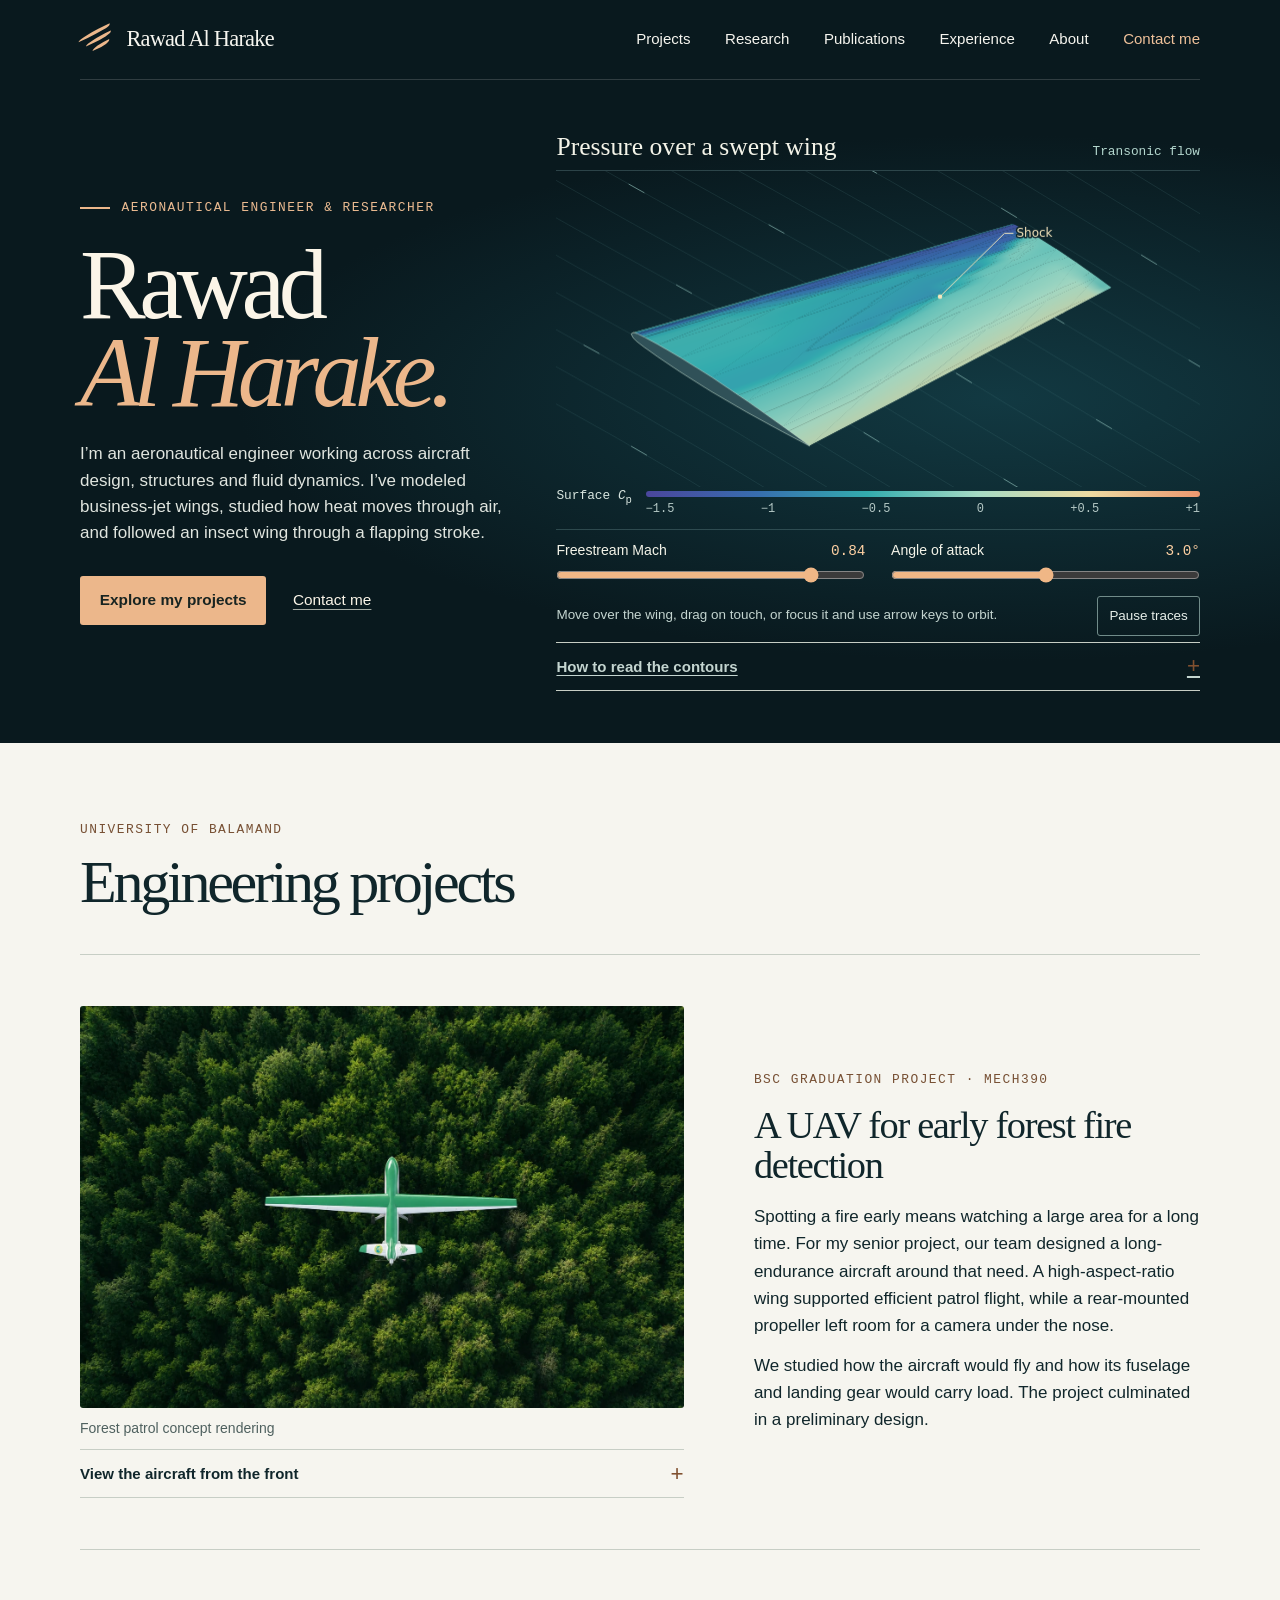
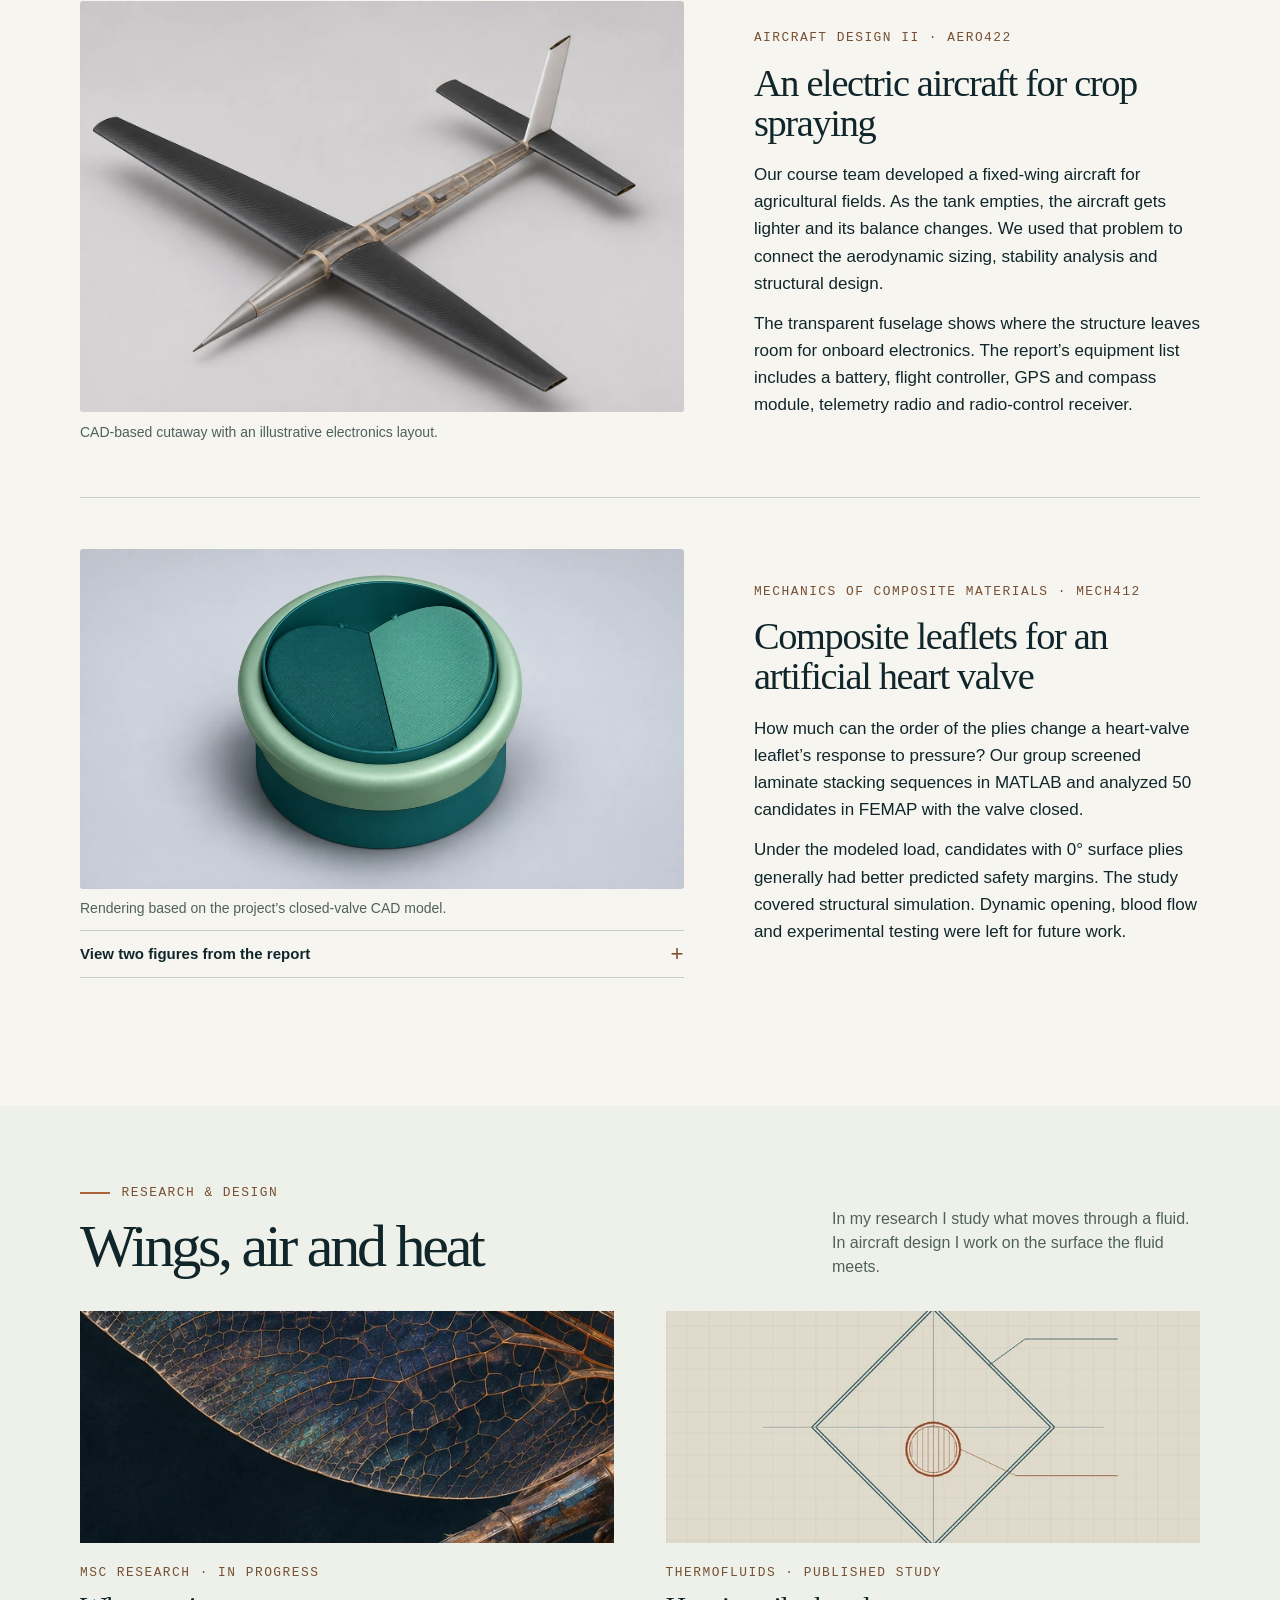
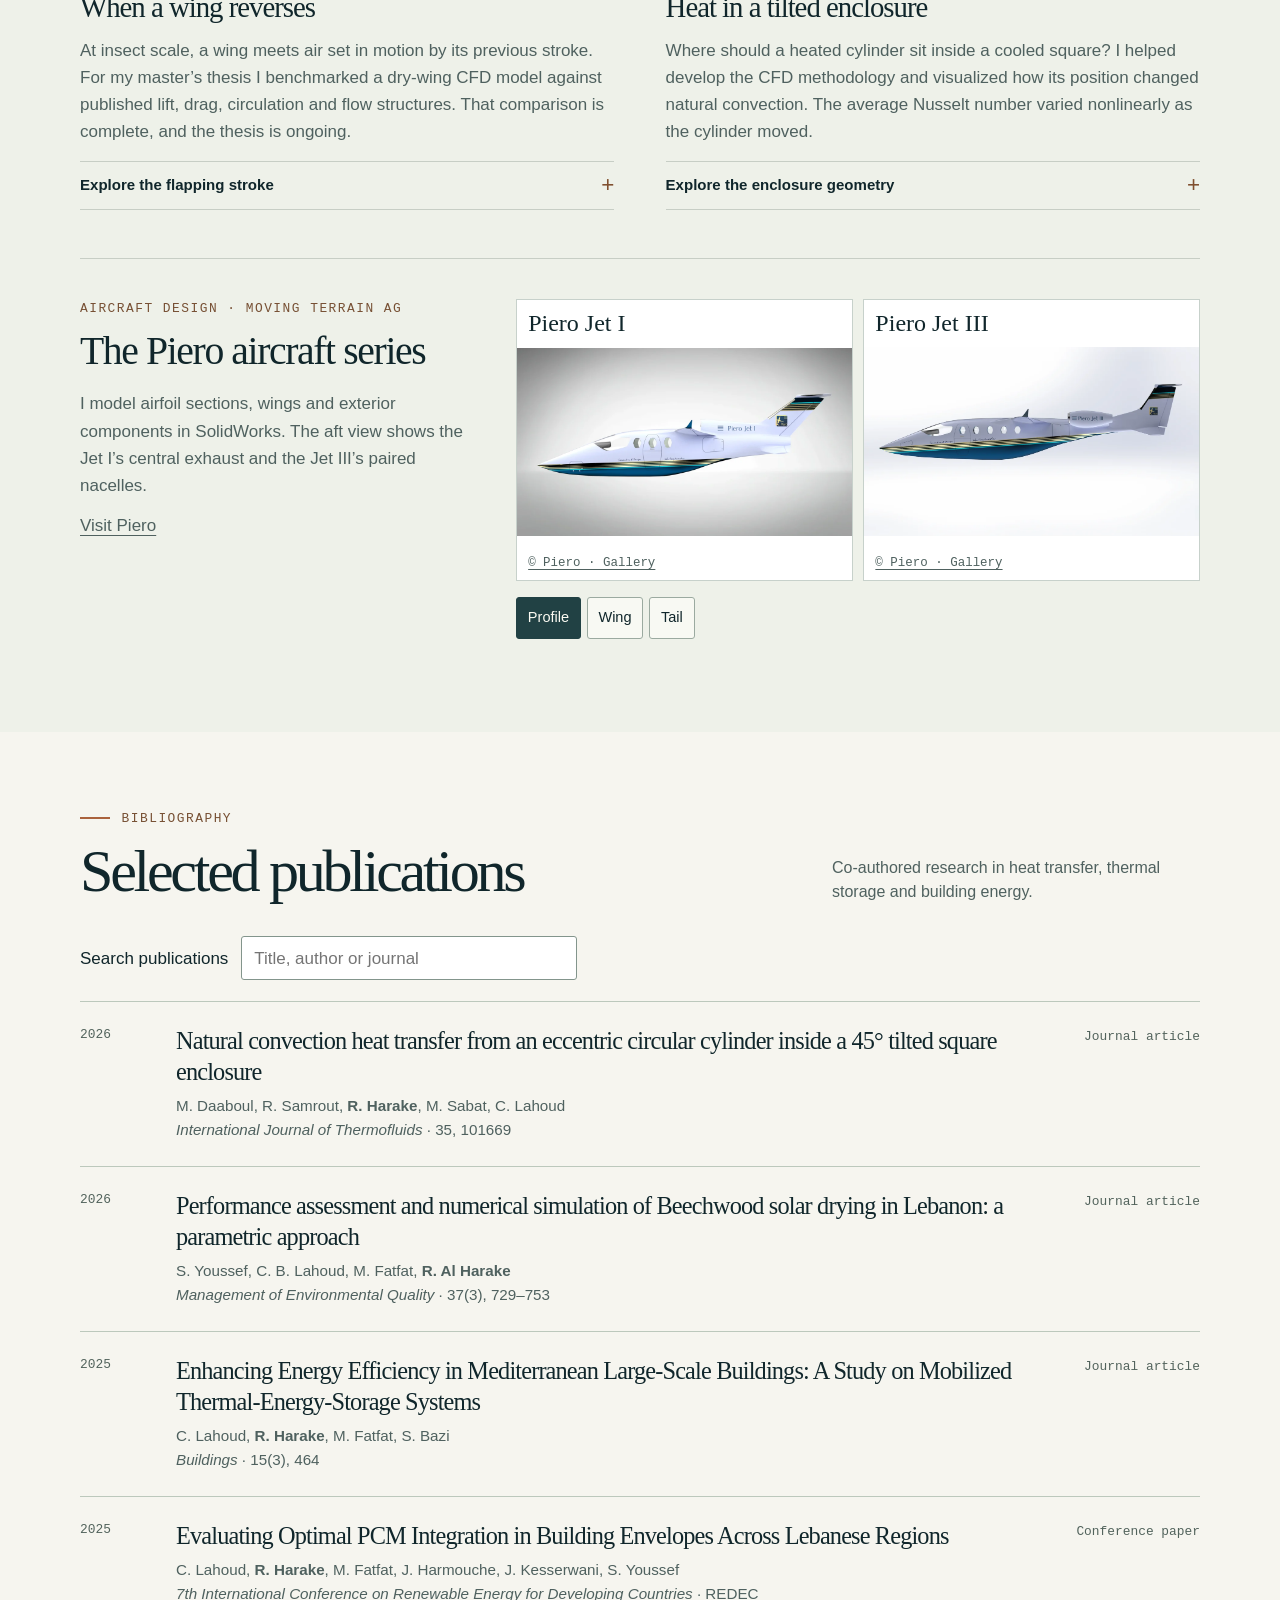
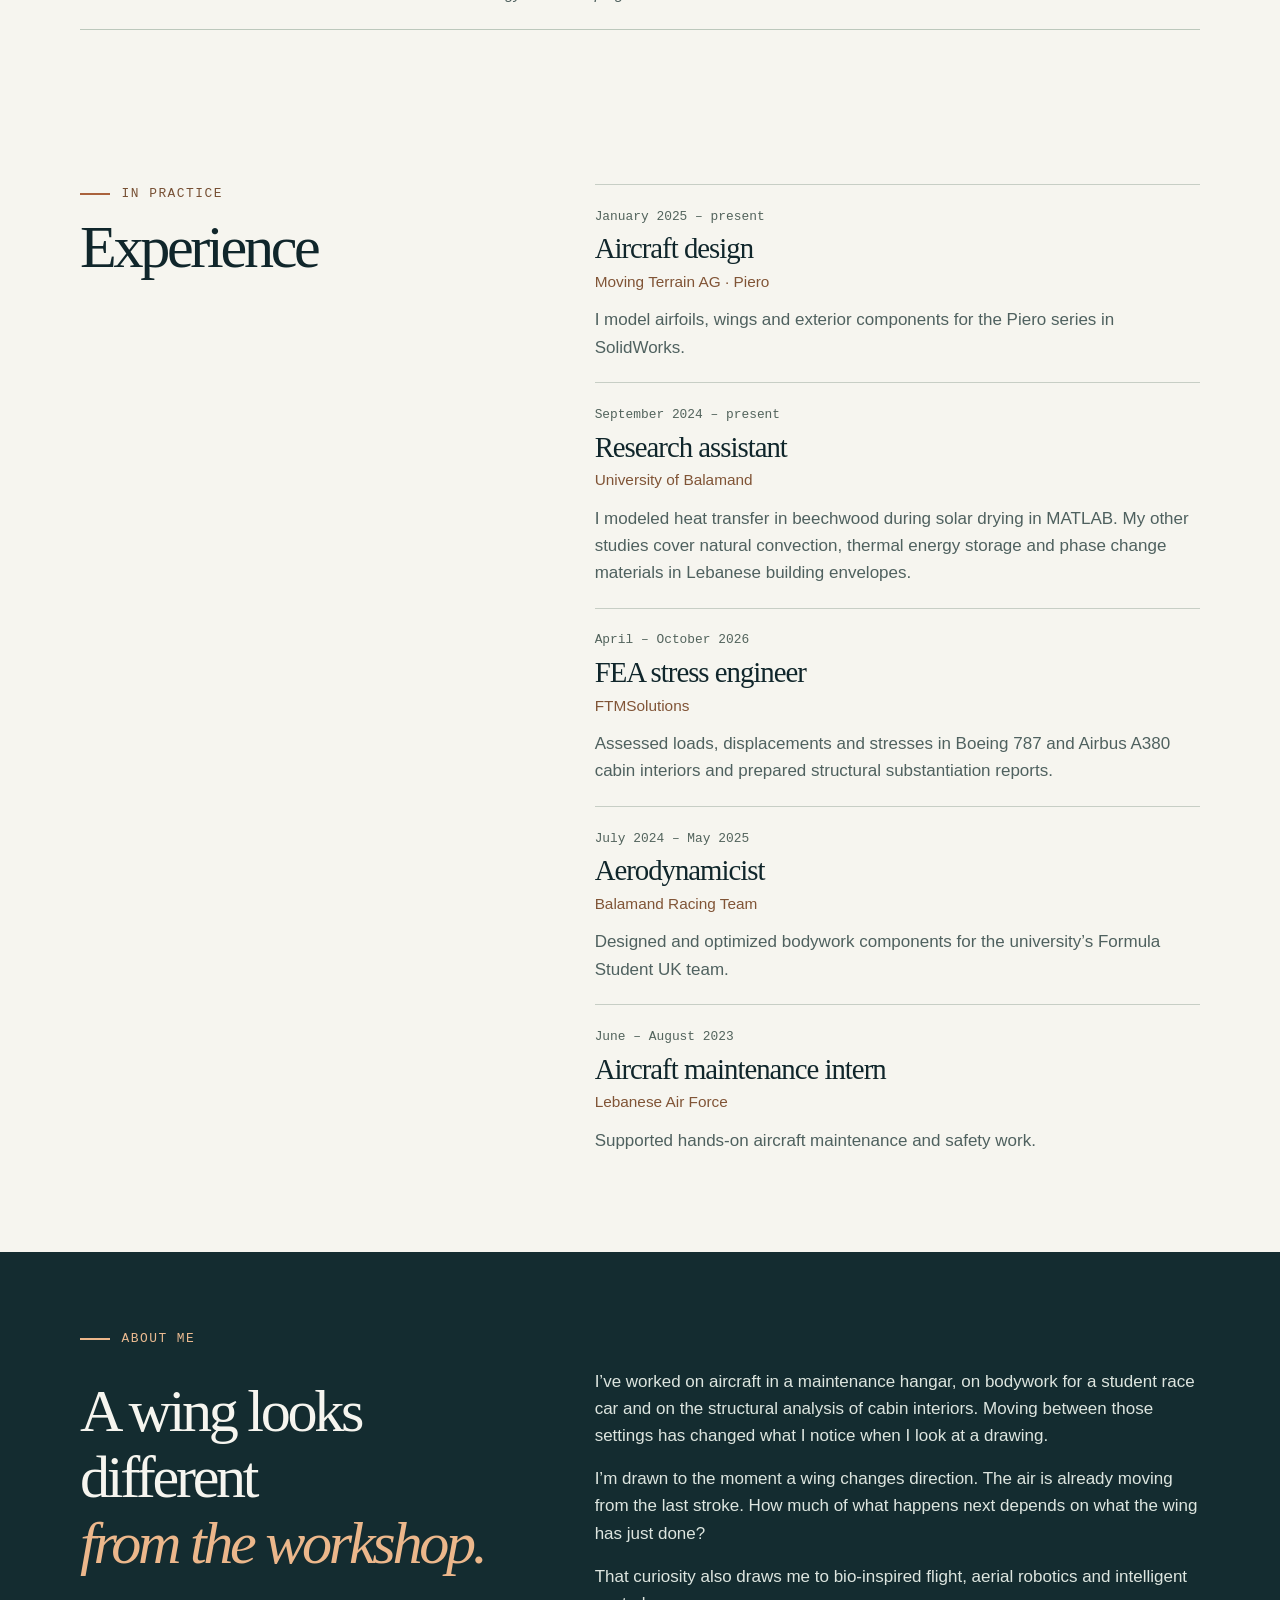
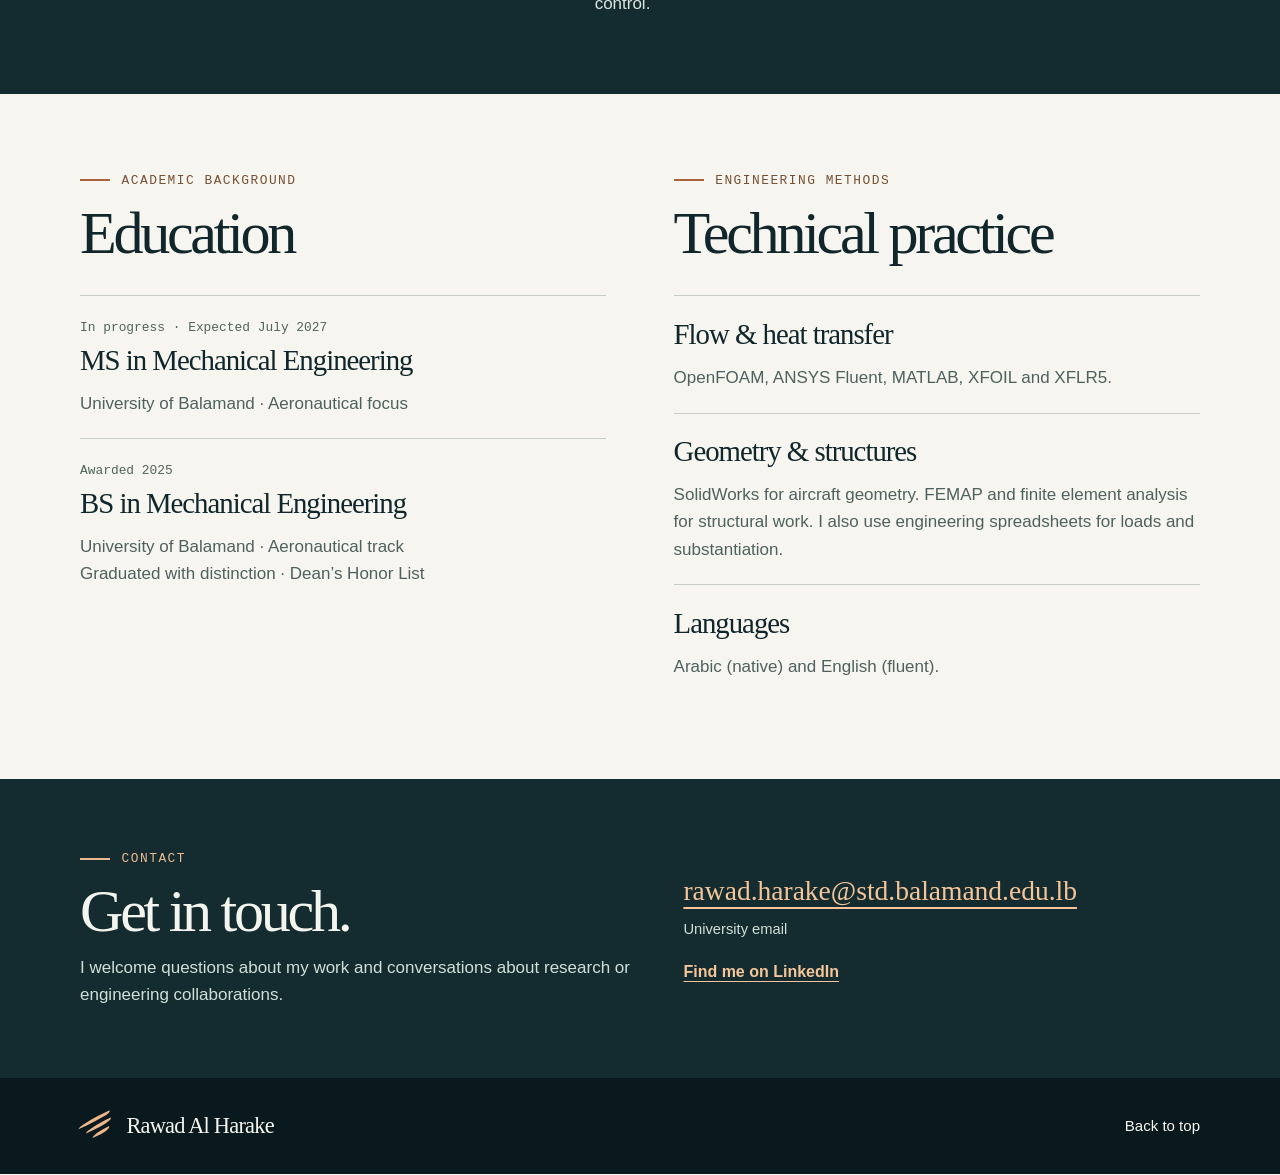
<file: docs/index.html>
<!doctype html>
<html lang="en">
<head>
<meta charset="utf-8">
<meta name="viewport" content="width=device-width, initial-scale=1">
<meta name="theme-color" content="#09191e">
<meta name="description" content="Rawad Al Harake’s work in aeronautical engineering, computational fluid dynamics and bio-inspired flight.">
<title>Rawad Al Harake · Aeronautical Engineering</title>
<link rel="icon" href="data:,">
<link rel="stylesheet" href="style.css?v=41456b69a449">
<script defer src="interaction.js?v=04c3d92393ed"></script>
<link rel="stylesheet" href="wing.css?v=7a7aaeff95e5">
<link rel="stylesheet" href="projects.css?v=362cf7dcc71e">
<script defer src="wing.js?v=c75b5a8169bd"></script>
</head>
<body>
<a class="skip" href="#main">Skip to content</a>
<header class="mast" id="top">
<div class="wrap navbar">
<a class="wordmark" href="#top"><span class="mark" aria-hidden="true"><i></i><i></i><i></i></span>Rawad Al Harake</a>
<nav aria-label="Main"><a href="#work">Projects</a><a href="#research">Research</a><a href="#publications">Publications</a><a href="#experience">Experience</a><a href="#about">About</a><a class="nav-contact" href="#contact">Contact me</a></nav>
</div>
</header>
<main id="main">
<section class="flight-cover" aria-labelledby="hero-title">
  <div class="wrap flight-layout">
    <div class="flight-intro">
      <p class="eyebrow pale"><i class="rule"></i>Aeronautical engineer &amp; researcher</p>
      <h1 id="hero-title">Rawad <br><em>Al Harake.</em></h1>
      <p class="intro">I’m an aeronautical engineer working across aircraft design, structures and fluid dynamics. I’ve modeled business-jet wings, studied how heat moves through air, and followed an insect wing through a flapping stroke.</p>
      <div class="actions"><a class="button" href="#work">Explore my projects</a><a class="text-link" href="#contact">Contact me</a></div>
    </div>
<figure class="aero-demo" aria-labelledby="aero-title">
  <figcaption class="aero-head"><strong id="aero-title">Pressure over a swept wing</strong><span class="aero-status" id="aero-regime">Transonic flow</span></figcaption>
  <div class="aero-stage">
    <img src="assets/wing-sections.webp" width="720" height="387" alt="Section lines through a swept wing." id="aero-fallback">
    <canvas id="aero-field" tabindex="0" hidden aria-label="Interactive upper-surface pressure map of a swept wing" aria-describedby="aero-help"></canvas>
  </div>
  <div class="aero-interactive" hidden>
    <div class="aero-scale" aria-label="Upper-surface pressure coefficient scale"><span>Surface <i>C</i><sub>p</sub></span><div><div class="aero-ramp"></div><div class="aero-ticks"><span>−1.5</span><span>−1</span><span>−0.5</span><span>0</span><span>+0.5</span><span>+1</span></div></div></div>
    <div class="aero-variables">
      <label>Freestream Mach <output for="aero-mach" id="aero-mach-out">0.84</output><input type="range" id="aero-mach" min="0" max="1" step="0.01" value="0.84"></label>
      <label>Angle of attack <output for="aero-alpha" id="aero-alpha-out">3.0°</output><input type="range" id="aero-alpha" min="-2" max="8" step="0.5" value="3"></label>
    </div>
    <div class="aero-tools"><span id="aero-help">Move over the wing, drag on touch, or focus it and use arrow keys to orbit.</span><button type="button" id="aero-motion">Pause traces</button></div>
    <details class="aero-method"><summary>How to read the contours</summary><p>Blue marks low surface pressure. Where blue changes abruptly to green, the flow compresses through a shock. At Mach 0.84 and about 3° incidence the map interpolates upper-surface pressure taps from the ONERA M6 wind-tunnel experiment. Other settings illustrate how the pattern can change. At rest, the pressure coefficient is undefined.</p><p><a href="https://www.grc.nasa.gov/WWW/wind/valid/m6wing/m6wing.html">ONERA M6 measurements at NASA Glenn</a> · <a href="https://www.nasa.gov/history/x1/x.html">NACA transonic flight measurements</a></p></details>
  </div>
</figure>

  </div>
</section>

<section id="work" class="wrap section university-projects" aria-labelledby="projects-title">
  <p class="eyebrow">University of Balamand</p>
  <h2 id="projects-title">Engineering projects</h2>
  <article class="university-project" id="wildfire-uav">
    <div class="project-visual">
      <figure>
        <img src="assets/wildfire-canopy.webp" width="1400" height="933" loading="lazy" alt="Overhead concept rendering of the green-and-white fixed-wing aircraft above a forest canopy.">
        <figcaption>Forest patrol concept rendering</figcaption>
      </figure>
      <details class="project-plates"><summary>View the aircraft from the front</summary>
        <figure><img src="assets/wildfire-hangar.webp" width="1400" height="933" loading="lazy" alt="Front-view rendering showing the aircraft’s long wing, landing gear and camera beneath the nose."><figcaption>The forward sensor mount and landing gear.</figcaption></figure>
      </details>
    </div>
    <div class="project-story">
      <p class="eyebrow">BSc graduation project · MECH390</p>
      <h3>A UAV for early forest fire detection</h3>
      <p>Spotting a fire early means watching a large area for a long time. For my senior project, our team designed a long-endurance aircraft around that need. A high-aspect-ratio wing supported efficient patrol flight, while a rear-mounted propeller left room for a camera under the nose.</p>
      <p>We studied how the aircraft would fly and how its fuselage and landing gear would carry load. The project culminated in a preliminary design.</p>
    </div>
  </article>
  <article class="university-project" id="agricultural-uav">
    <div class="project-visual">
      <figure>
        <img src="assets/agricultural-cutaway.webp" width="1400" height="953" loading="lazy" alt="Three-quarter cutaway render of the electric fixed-wing design with its transparent fuselage, internal frames and electronics.">
        <figcaption>CAD-based cutaway with an illustrative electronics layout.</figcaption>
      </figure>
    </div>
    <div class="project-story">
      <p class="eyebrow">Aircraft Design II · AERO422</p>
      <h3>An electric aircraft for crop spraying</h3>
      <p>Our course team developed a fixed-wing aircraft for agricultural fields. As the tank empties, the aircraft gets lighter and its balance changes. We used that problem to connect the aerodynamic sizing, stability analysis and structural design.</p>
      <p>The transparent fuselage shows where the structure leaves room for onboard electronics. The report’s equipment list includes a battery, flight controller, GPS and compass module, telemetry radio and radio-control receiver.</p>
    </div>
  </article>
  <article class="university-project" id="composite-valve">
    <div class="project-visual">
      <figure>
        <img src="assets/valve-render.webp" width="1100" height="619" loading="lazy" alt="Studio rendering of the closed two-leaflet valve, with two D-shaped leaves seated side by side inside a circular ring.">
        <figcaption>Rendering based on the project’s closed-valve CAD model.</figcaption>
      </figure>
      <details class="project-plates"><summary>View two figures from the report</summary>
        <figure><img src="assets/valve-leaflet-cad.webp" width="1042" height="412" loading="lazy" alt="Report figure showing the full valve CAD assembly, single leaflet and its midsurface for analysis."><figcaption>From the assembly to a single leaflet midsurface for FEMAP.</figcaption></figure>
        <figure><img src="assets/valve-layup-study.webp" width="800" height="512" loading="lazy" alt="Bar chart comparing predicted mean fatigue safety factors for candidates grouped by outer-ply orientation. The zero-degree group has the larger modelled margin."><figcaption>Effect of the outer-ply angle on predicted fatigue safety factor.</figcaption></figure>
      </details>
    </div>
    <div class="project-story">
      <p class="eyebrow">Mechanics of Composite Materials · MECH412</p>
      <h3>Composite leaflets for an artificial heart valve</h3>
      <p>How much can the order of the plies change a heart-valve leaflet’s response to pressure? Our group screened laminate stacking sequences in MATLAB and analyzed 50 candidates in FEMAP with the valve closed.</p>
      <p>Under the modeled load, candidates with 0° surface plies generally had better predicted safety margins. The study covered structural simulation. Dynamic opening, blood flow and experimental testing were left for future work.</p>
    </div>
  </article>
</section>

<section id="research" class="research-band"><div class="wrap section">
<div class="section-head"><div><p class="eyebrow"><i class="rule"></i>Research &amp; design</p><h2>Wings, air and heat</h2></div>
<p class="aside-copy">In my research I study what moves through a fluid. In aircraft design I work on the surface the fluid meets.</p></div>
<div class="research-pair">
<article class="study"><div class="thumb crop"><img loading="lazy" width="1536" height="1024" src="assets/dragonfly.webp" alt="Illustration of the fine veins in a dragonfly wing."></div>
<p class="eyebrow">MSc research · In progress</p><h3>When a wing reverses</h3><p>At insect scale, a wing meets air set in motion by its previous stroke. For my master’s thesis I benchmarked a dry-wing CFD model against published lift, drag, circulation and flow structures. That comparison is complete, and the thesis is ongoing.</p>
<details class="interactive-study"><summary>Explore the flapping stroke</summary><div class="research-demo"><p>A flapping wing sweeps out, slows at the end of the stroke and returns. Scrub through one cycle to see the same positions on the outward and return strokes.</p><div class="wing-drawing"><canvas id="stroke-canvas" width="720" height="310" role="img" aria-label="Schematic top view of a wing pivoting through a stroke"></canvas></div>
<div class="control-line"><label for="phase">Stroke phase</label><output for="phase" id="phase-out">0% · First reversal</output></div><input type="range" id="phase" min="0" max="100" value="0"><button class="work-btn" id="play" aria-pressed="false">Play stroke</button>
<p class="small">Illustrative motion. In my MSc, I benchmarked a dry-wing CFD model against published lift, drag, circulation and flow structure. The thesis is in progress. <a href="https://doi.org/10.1017/jfm.2024.680">Read the benchmark study</a></p></div></details></article>
<article class="study"><div class="thumb"><img loading="lazy" width="720" height="387" src="assets/enclosure.webp" alt="Heated cylinder inside a tilted square enclosure."></div><p class="eyebrow">Thermofluids · Published study</p><h3>Heat in a tilted enclosure</h3><p>Where should a heated cylinder sit inside a cooled square? I helped develop the CFD methodology and visualized how its position changed natural convection. The average Nusselt number varied nonlinearly as the cylinder moved.</p>
<details class="interactive-study"><summary>Explore the enclosure geometry</summary><div class="research-demo"><p>Move the heated cylinder inside the tilted enclosure. As it approaches a corner, the gap between the cylinder and the cooled walls narrows.</p>
<div class="apparatus" role="img" aria-label="A heated cylinder inside a square enclosure tilted by 45 degrees"><i class="wall"></i><i id="source-disc"></i></div><div class="control-line"><label for="offset">Cylinder position</label><output id="heat-out" for="offset">Centre</output></div><input type="range" id="offset" min="-2" max="2" value="0"><p class="small">This control illustrates the geometry. In the published simulations, the average Nusselt number varied nonlinearly with cylinder position. I contributed to the CFD methodology, data curation and visualization. <a href="https://doi.org/10.1016/j.ijft.2026.101669">Read our paper</a></p></div></details></article>
</div>
<article class="piero-design"><div><p class="eyebrow">Aircraft design · Moving Terrain AG</p><h3>The Piero aircraft series</h3><p>I model airfoil sections, wings and exterior components in SolidWorks. The aft view shows the Jet I’s central exhaust and the Jet III’s paired nacelles.</p><p><a href="https://piero.aero/">Visit Piero</a></p></div><div><div class="aircraft-views"><figure data-plane="i"><figcaption>Piero Jet I</figcaption><img src="assets/piero-profile.webp" alt="Piero Jet I, profile view from Piero’s gallery" data-angle-image="Profile"><img src="assets/piero-plan.webp" alt="Piero Jet I, wing view from Piero’s gallery" data-angle-image="Wing" hidden><img src="assets/piero-aft.webp" alt="Piero Jet I, tail view from Piero’s gallery" data-angle-image="Tail" hidden><a href="https://piero.aero/gallery/gallery-pji.html">© Piero · Gallery</a></figure><figure data-plane="iii"><figcaption>Piero Jet III</figcaption><img src="assets/piero-iii-profile.webp" alt="Piero Jet III, profile view from Piero’s gallery" data-angle-image="Profile"><img src="assets/piero-iii-wing.webp" alt="Piero Jet III, wing view from Piero’s gallery" data-angle-image="Wing" hidden><img src="assets/piero-iii-tail.webp" alt="Piero Jet III, tail view from Piero’s gallery" data-angle-image="Tail" hidden><a href="https://piero.aero/gallery/gallery-pjiii.html">© Piero · Gallery</a></figure></div><div class="seg" role="group" aria-label="Viewing angle"><button data-angle="Profile" aria-pressed="true">Profile</button><button data-angle="Wing" aria-pressed="false">Wing</button><button data-angle="Tail" aria-pressed="false">Tail</button></div></div></article>
</div></section>
<section id="publications" class="papers section"><div class="wrap"><div class="section-head"><div><p class="eyebrow"><i class="rule"></i>Bibliography</p><h2>Selected publications</h2></div><p class="aside-copy">Co-authored research in heat transfer, thermal storage and building energy.</p></div>
<div class="paper-search" hidden><label for="paper-search">Search publications</label><input id="paper-search" type="search" placeholder="Title, author or journal"><span id="paper-total" role="status"></span></div><ol class="paper-list">
<li><span class="year">2026</span><div><h3><a href="https://doi.org/10.1016/j.ijft.2026.101669">Natural convection heat transfer from an eccentric circular cylinder inside a 45° tilted square enclosure</a></h3><p>M. Daaboul, R. Samrout, <strong>R. Harake</strong>, M. Sabat, C. Lahoud</p><p><i>International Journal of Thermofluids</i> · 35, 101669</p></div><span class="kind">Journal article</span></li>
<li><span class="year">2026</span><div><h3><a href="https://doi.org/10.1108/MEQ-06-2025-0425">Performance assessment and numerical simulation of Beechwood solar drying in Lebanon: a parametric approach</a></h3><p>S. Youssef, C. B. Lahoud, M. Fatfat, <strong>R. Al Harake</strong></p><p><i>Management of Environmental Quality</i> · 37(3), 729–753</p></div><span class="kind">Journal article</span></li>
<li><span class="year">2025</span><div><h3><a href="https://doi.org/10.3390/buildings15030464">Enhancing Energy Efficiency in Mediterranean Large-Scale Buildings: A Study on Mobilized Thermal-Energy-Storage Systems</a></h3><p>C. Lahoud, <strong>R. Harake</strong>, M. Fatfat, S. Bazi</p><p><i>Buildings</i> · 15(3), 464</p></div><span class="kind">Journal article</span></li>
<li><span class="year">2025</span><div><h3><a href="https://doi.org/10.1109/REDEC65313.2025.11190241">Evaluating Optimal PCM Integration in Building Envelopes Across Lebanese Regions</a></h3><p>C. Lahoud, <strong>R. Harake</strong>, M. Fatfat, J. Harmouche, J. Kesserwani, S. Youssef</p><p><i>7th International Conference on Renewable Energy for Developing Countries</i> · REDEC</p></div><span class="kind">Conference paper</span></li>
</ol></div></section>

<section class="wrap section split" id="experience"><div><p class="eyebrow"><i class="rule"></i>In practice</p><h2>Experience</h2></div>
<div class="roles">
<article><p class="period">January 2025 – present</p><h3>Aircraft design</h3><p class="org">Moving Terrain AG · Piero</p><p>I model airfoils, wings and exterior components for the Piero series in SolidWorks.</p></article>
<article><p class="period">September 2024 – present</p><h3>Research assistant</h3><p class="org">University of Balamand</p><p>I modeled heat transfer in beechwood during solar drying in MATLAB. My other studies cover natural convection, thermal energy storage and phase change materials in Lebanese building envelopes.</p></article>
<article><p class="period">April – October 2026</p><h3>FEA stress engineer</h3><p class="org">FTMSolutions</p><p>Assessed loads, displacements and stresses in Boeing 787 and Airbus A380 cabin interiors and prepared structural substantiation reports.</p></article>
<article><p class="period">July 2024 – May 2025</p><h3>Aerodynamicist</h3><p class="org">Balamand Racing Team</p><p>Designed and optimized bodywork components for the university’s Formula Student UK team.</p></article>
<article><p class="period">June – August 2023</p><h3>Aircraft maintenance intern</h3><p class="org">Lebanese Air Force</p><p>Supported hands-on aircraft maintenance and safety work.</p></article></div></section>

<section id="about" class="about section"><div class="wrap"><p class="eyebrow pale"><i class="rule"></i>About me</p><div class="about-grid"><h2>A wing looks different<br><em>from the workshop.</em></h2><div><p>I’ve worked on aircraft in a maintenance hangar, on bodywork for a student race car and on the structural analysis of cabin interiors. Moving between those settings has changed what I notice when I look at a drawing.</p><p>I’m drawn to the moment a wing changes direction. The air is already moving from the last stroke. How much of what happens next depends on what the wing has just done?</p><p>That curiosity also draws me to bio-inspired flight, aerial robotics and intelligent control.</p></div></div></div></section>

<section class="wrap section foundation"><div><p class="eyebrow"><i class="rule"></i>Academic background</p><h2>Education</h2>
<article><p class="period">In progress · Expected July 2027</p><h3>MS in Mechanical Engineering</h3><p>University of Balamand · Aeronautical focus</p></article>
<article><p class="period">Awarded 2025</p><h3>BS in Mechanical Engineering</h3><p>University of Balamand · Aeronautical track<br>Graduated with distinction · Dean’s Honor List</p></article></div>
<div><p class="eyebrow"><i class="rule"></i>Engineering methods</p><h2>Technical practice</h2>
<article><h3>Flow &amp; heat transfer</h3><p>OpenFOAM, ANSYS Fluent, MATLAB, XFOIL and XFLR5.</p></article>
<article><h3>Geometry &amp; structures</h3><p>SolidWorks for aircraft geometry. FEMAP and finite element analysis for structural work. I also use engineering spreadsheets for loads and substantiation.</p></article><article><h3>Languages</h3><p>Arabic (native) and English (fluent).</p></article></div></section>
<section id="contact" class="contact-section"><div class="wrap contact-inner">
<div><p class="eyebrow pale"><i class="rule"></i>Contact</p><h2>Get in touch.</h2><p>I welcome questions about my work and conversations about research or engineering collaborations.</p></div>
<div class="email-block"><a href="mailto:rawad.harake@std.balamand.edu.lb">rawad.harake@std.balamand.edu.lb</a><span>University email</span><a class="social-link" href="https://www.linkedin.com/in/rawad-al-harake-3255621b4/">Find me on LinkedIn</a></div>
</div></section>
</main><footer><div class="wrap"><a class="wordmark" href="#top"><span class="mark" aria-hidden="true"><i></i><i></i><i></i></span>Rawad Al Harake</a><a href="#top">Back to top</a></div></footer>
</body></html>
</file>
<file: docs/style.css>
:root {
  color-scheme: light;
  --ink: #10262b;
  --muted: #4f615f;
  --night: #09191e;
  --paper: #f6f5ef;
  --line: #c7cec5;
  --copper: #aa623c;
  --gold: #ecb78b;
  --serif: Georgia, "Times New Roman", serif;
  --sans: "DM Sans", "Segoe UI", Arial, sans-serif;
}
* { box-sizing: border-box; }
html { scroll-behavior: smooth; }
body { margin: 0; font: 1.0625rem/1.6 var(--sans); color: var(--ink); background: var(--paper); }
a { color: inherit; text-underline-offset: .24em; }
button, summary { font: inherit; cursor: pointer; }
button:focus-visible, summary:focus-visible, a:focus-visible { outline: 3px solid #cf7535; outline-offset: 5px; }
.wrap { width: min(87.5%, 80rem); margin-inline: auto; }
h1,h2,h3,p { margin: 0; }
h1,h2,h3 { font-family: var(--serif); font-weight: 400; }
h2 { font-size: clamp(2.7rem,4.7vw,4.8rem); line-height: 1.1; letter-spacing: -.055em; }
h3 { font-size: 1.8rem; line-height: 1.18; letter-spacing: -.035em; }
.skip { position: absolute; z-index: 9; top: 0; left: 1rem; padding: .6rem 1rem; background: white; transform: translateY(-140%); }
.skip:focus { transform: translateY(0); }
.mast,footer { color: var(--paper); background: var(--night); }
.navbar,footer .wrap { display: flex; align-items: center; justify-content: space-between; min-height: 5rem; gap: 1rem; }
.navbar { border-bottom: 1px solid #ffffff28; }
.wordmark { display: inline-flex; align-items: center; gap: .75rem; font: 500 1.4rem/1.1 var(--serif); letter-spacing: -.035em; text-decoration: none; }
.mark { display:inline-grid; width:2.15rem; gap:3px; transform: rotate(-25deg); }
.mark i { display:block; height:4px; border-radius: 100% 0 70% 0; background:var(--gold); transform: skewX(-30deg); }
.mark i:nth-child(2) { width:78%; margin-left:14%; }
.mark i:nth-child(3) { width:53%; margin-left:27%; }
nav { display:flex; align-items:center; gap:clamp(1.1rem,2.7vw,3rem); }
nav a,footer a { text-decoration:none; font-size:.94rem; }
nav a:hover, footer a:hover { color:var(--gold); }
.eyebrow,.micro,.period,.kind,.year { font:500 .805rem/1.5 ui-monospace,Consolas,monospace; }
.eyebrow,.micro { text-transform:uppercase; letter-spacing:.115em; }
.eyebrow { display:flex; align-items:center; gap:.7rem; color:#775034; }
.rule { height:2px; width:1.9rem; display:inline-block; flex:none; background:var(--copper); }
.pale { color:#ebbb91; }
.pale .rule { background:var(--gold); }
.about h2 em { color:var(--gold); font-weight:400; }
.intro { max-width:28rem; color:#e0e5df; font-size:clamp(1.03rem,1.33vw,1.22rem); line-height:1.55; }
.actions { display:flex; align-items:center; gap:1.65rem; margin-top:1.8rem; }
.button { text-decoration:none; background:var(--gold); color:#182421; font-size:.96rem; font-weight:650; padding:.77rem 1.24rem; border-radius:3px; }
.button:hover { background:#f8caa3; }
.text-link { font-size:.96rem; text-decoration-color:#a4aba4; }
.section { padding-block:clamp(3.8rem,6vw,6.75rem); }
.section-head { display:flex; justify-content:space-between; align-items:end; gap:2.25rem; margin-bottom:2rem; }
.section h2 { margin-top:.65rem; }
.aside-copy { max-width:23rem; line-height:1.5; font-size:1rem; color:var(--muted); }
.thumb { aspect-ratio:1.95; overflow:hidden; background:#122930; }
.thumb img { width:100%; height:100%; object-fit:cover; display:block; }
.crop img { transform:scale(2.35); transform-origin:23% 21%; }
.study .eyebrow { margin:1.22rem 0 .54rem; }
.study>p:not(.eyebrow),.roles article>p:last-child,.foundation article>p:not(.period) { margin-top:.75rem; color:var(--muted); }
details { margin-top:1rem; border-block:1px solid var(--line); }
summary { display:flex; align-items:center; justify-content:space-between; min-height:2.9rem; font-size:.94rem; font-weight:600; }
summary::-webkit-details-marker { display:none; }
summary::after { content:"+"; font:1.4rem var(--sans); color:#80502f; }
details[open] summary::after { content:"−"; }
details p { color:var(--muted); margin:.2rem 0 .8rem; }
details a { display:inline-block; margin-bottom:1.2rem; }
.papers { background:#e9ede5; }
.paper-list { padding:0; margin:0; list-style:none; }
.paper-list li { display:grid; grid-template-columns:5rem 1fr 9rem; gap:1rem; padding:1.45rem 0; border-top:1px solid #bcc8bc; }
.paper-list li:last-child { border-bottom:1px solid #bcc8bc; }
.paper-list h3 { font-size:clamp(1.3rem,1.9vw,1.75rem); line-height:1.28; margin-bottom:.42rem; }
.paper-list a { text-decoration:none; }
.paper-list a:hover { text-decoration:underline; }
.paper-list p { color:var(--muted); font-size:.95rem; }
.year,.kind,.period { color:#52635c; }
.kind { text-align:right; padding-top:.15rem; }
.split,.about-grid,.foundation { display:grid; gap:6%; grid-template-columns: .85fr 1.15fr; }
.roles article,.foundation article { padding:1.35rem 0; border-top:1px solid var(--line); }
.period { margin-bottom:.4rem; }
.org { color:#805436; margin-top:.22rem; font-size:.96rem; }
.about { background:#142c30; color:var(--paper); }
.about-grid { margin-top:1.2rem; }
.about-grid p { color:#dde5df; margin-bottom:1rem; }
.about-grid p:last-child { margin:0; }
.about h3 { color:var(--gold); margin:1.4rem 0 .65rem; }
.foundation { grid-template-columns:1fr 1fr; }
.foundation h2 { margin-bottom:1.8rem; }
footer .wrap { min-height:6rem; }
@media (max-width:820px) {
 .wrap { width:90%; }
 .section-head { align-items:start; }
 .aside-copy { max-width:18rem; }
 .study h3 { font-size:1.5rem; }
 .paper-list li { grid-template-columns:3rem 1fr 7.5rem; }
}
@media (max-width:640px) {
 .navbar { flex-wrap:wrap; gap:0; padding:1rem 0 .45rem; }
 .navbar .wordmark { width:100%; }
 nav { width:100%; justify-content:space-between; gap:.4rem; margin-top:.65rem; }
 nav a { display:inline-flex; align-items:center; min-height:2.75rem; }
 .intro { max-width:29rem; }
 .actions { margin-top:1.25rem; }
 .section-head { display:block; }
 .aside-copy { margin-top:1rem; max-width:30rem; }
 .studies,.split,.about-grid,.foundation { grid-template-columns:1fr; gap:2.2rem; }
 .study h3 { font-size:1.9rem; }
 .paper-list li { grid-template-columns:1fr auto; gap:.5rem 1rem; }
 .paper-list li>div { grid-column:1/-1; grid-row:2; }
 .kind { grid-column:2; grid-row:1; padding:0; }
 .about-grid { gap:1.5rem; }
 .foundation h2 { margin-bottom:1.2rem; }
}
@media (prefers-reduced-motion:reduce) {
 html { scroll-behavior:auto; }
}
[hidden] { display:none !important; }
button,input { font-family:inherit; }
.seg { display:flex; flex-wrap:wrap; gap:.35rem; margin:1rem 0; }
.seg button,.work-btn { border:1px solid #9baaa0; border-radius:3px; color:var(--ink); background:#f8f9f3; padding:.46rem .68rem; min-height:2.65rem; font-size:.91rem; }
.seg button[aria-pressed="true"],.work-btn[aria-pressed="true"] { color:#fbfaf2; background:#214144; border-color:#214144; }
.aircraft-views { display:flex; gap:.65rem; align-items:stretch; }
.aircraft-views figure { margin:0; min-width:0; flex:1; border:1px solid #c7d1cb; background:#fff; display:flex; flex-direction:column; }
.aircraft-views figcaption { font:1.5rem var(--serif); padding:.65rem .7rem 0; }
.aircraft-views img { width:100%; aspect-ratio:16/10; object-fit:contain; }
.aircraft-views a { color:var(--muted); font:.78rem ui-monospace,monospace; padding:.6rem .7rem; }
.control-line { display:flex; align-items:baseline; gap:1rem; justify-content:space-between; }
.control-line output { color:var(--muted); font:.84rem ui-monospace,monospace; }
.wing-drawing,.apparatus { margin-top:1rem; background:#10282e; border-radius:4px; overflow:hidden; }
#stroke-canvas { width:100%; height:auto; display:block; }
.apparatus { height:14.5rem; position:relative; background-image:linear-gradient(#79928a25 1px,transparent 1px),linear-gradient(90deg,#79928a25 1px,transparent 1px); background-size:21px 21px; }
.wall,.apparatus #source-disc { position:absolute; top:50%; left:50%; }
.wall { width:8.3rem; height:8.3rem; border:3px double #addaCA; transform:translate(-50%,-50%) rotate(45deg); }
#source-disc { width:2.3rem; height:2.3rem; background:repeating-linear-gradient(135deg,#9b6244 0 3px,#e5a67a 4px 5px); border:2px solid var(--gold); border-radius:50%; transform:translate(-50%,calc(-50% + var(--dy,0rem))); }
[hidden]{display:none!important}
.seg { display:flex; flex-wrap:wrap; gap:.35rem; margin:1rem 0; }
.seg button,.work-btn { border:1px solid #9baaa0; border-radius:3px; color:var(--ink); background:#f8f9f3; padding:.46rem .68rem; min-height:2.65rem; font-size:.91rem; }
.seg button[aria-pressed="true"],.work-btn[aria-pressed="true"] { color:#fbfaf2; background:#214144; border-color:#214144; }
.aircraft-views { display:flex; gap:.65rem; align-items:stretch; }
.aircraft-views figure { margin:0; min-width:0; flex:1; border:1px solid #c7d1cb; background:#fff; display:flex; flex-direction:column; }
.aircraft-views figcaption { font:1.5rem var(--serif); padding:.65rem .7rem 0; }
.aircraft-views img { width:100%; aspect-ratio:16/10; object-fit:contain; }
.aircraft-views a { color:var(--muted); font:.78rem ui-monospace,monospace; padding:.6rem .7rem; }
.control-line { display:flex; align-items:baseline; gap:1rem; justify-content:space-between; }
.control-line output { color:var(--muted); font:.84rem ui-monospace,monospace; }
.wing-drawing,.apparatus { margin-top:1rem; background:#10282e; border-radius:4px; overflow:hidden; }
#stroke-canvas { width:100%; height:auto; display:block; }
.apparatus { height:14.5rem; position:relative; background-image:linear-gradient(#79928a25 1px,transparent 1px),linear-gradient(90deg,#79928a25 1px,transparent 1px); background-size:21px 21px; }
.wall,.apparatus #source-disc { position:absolute; top:50%; left:50%; }
.wall { width:8.3rem; height:8.3rem; border:3px double #addaCA; transform:translate(-50%,-50%) rotate(45deg); }
#source-disc { width:2.3rem; height:2.3rem; background:repeating-linear-gradient(135deg,#9b6244 0 3px,#e5a67a 4px 5px); border:2px solid var(--gold); border-radius:50%; transform:translate(-50%,calc(-50% + var(--dy,0rem))); }
.flight-cover { overflow:hidden; color:#fbf5e8; background:radial-gradient(ellipse at 78% 48%, #123942, transparent 54%),#09191e; }
.flight-layout { display:grid; grid-template-columns:minmax(0,.81fr) minmax(0,1.19fr); gap:clamp(1.25rem,3vw,3.25rem); align-items:center; min-height:clamp(33rem,42vw,42rem); padding-block:clamp(2.1rem,4.1vw,4.5rem); }
.flight-intro h1 { font-size:clamp(4.6rem,7.7vw,8.25rem); line-height:.9; letter-spacing:-.065em; margin:1.45rem 0; }
.flight-intro em { color:var(--gold); font-weight:normal; }
.flight-intro .intro { max-width:30rem; }
.nav-contact { color:#efc19a; }
.contact-section { background:#142c30; color:#f4f5ee; padding-block:clamp(2.6rem,5.5vw,6rem); }
.contact-inner { display:grid; grid-template-columns:1.1fr 1fr; align-items:center; gap:2.2rem; }
.contact-inner h2 { margin:.6rem 0; }
.contact-inner p:not(.eyebrow) { max-width:36rem; color:#d1dfd9; }
.email-block { min-width:0; }
.email-block a { font:clamp(1.12rem,2.15vw,2.2rem)/1.35 var(--serif); color:#f5c599; overflow-wrap:anywhere; }
.email-block span { display:block; font-size:.92rem; margin-top:.55rem; color:#d0ded7; }

@media(max-width:760px) {
 .flight-layout { grid-template-columns:1fr; gap:1rem; padding:1.65rem 0 1.4rem; }
 .flight-intro h1 { margin:.8rem 0; font-size:clamp(3.1rem,10vw,4.9rem); line-height:1; }
 .flight-intro h1 br { display:none; }
 .flight-intro h1 em { margin-left:.045em; }
 .flight-intro .intro { max-width:38rem; font-size:1.02rem; }
 .flight-intro .actions { margin-top:1rem; }
 .contact-inner { grid-template-columns:1fr; gap:1.2rem; }
 .navbar nav { gap:.45rem; flex-wrap:wrap; }
 .navbar nav a { font-size:.875rem; }
}
@media(max-width:370px) {
 .navbar nav { gap:.22rem; }
 .navbar nav a { font-size:.8rem; }
}
.research-band {background:#eef1e9;}
.research-pair {display:grid;grid-template-columns:repeat(2,minmax(0,1fr));gap:clamp(1.5rem,4vw,4.5rem);}
.research-pair .thumb {aspect-ratio:2.3;}
.research-demo {padding-bottom:1rem;}
.research-demo input[type=range] {width:100%;accent-color:#376860;margin:.6rem 0 1rem;}
.research-demo .small {font-size:.95rem;margin:.7rem 0 0;}
.research-demo a {display:inline;margin:0;}
.piero-design {display:grid;grid-template-columns:.72fr 1.28fr;gap:clamp(1.5rem,4vw,5rem);border-top:1px solid var(--line);padding-top:2.5rem;margin-top:3rem;}
.piero-design h3 {font-size:clamp(2rem,3.1vw,3.4rem);margin:.6rem 0 1rem;}
.piero-design p+p {margin-top:.8rem;}
.piero-design p:not(.eyebrow) {color:var(--muted);}
.papers {background:var(--paper);}
.paper-search {display:flex;align-items:center;flex-wrap:wrap;gap:.8rem;margin:0 0 1.3rem;}
.paper-search input {font:inherit;border:1px solid #83958c;border-radius:3px;padding:.45rem .75rem;width:min(100%,21rem);}
#paper-total {color:var(--muted);font-size:.9rem;}
.email-block a.social-link {display:inline-block;margin-top:1.3rem;font:600 1rem var(--sans);}
@media(max-width:700px){.piero-design,.research-pair{grid-template-columns:1fr;}.research-pair{gap:2.5rem;}.paper-search{align-items:start;flex-direction:column;}}
</file>
<file: docs/wing.css>
.aero-demo { margin:0; min-width:0; color:#f3f3e8; }
.aero-head { display:flex; align-items:baseline; justify-content:space-between; flex-wrap:wrap; gap:.25rem 1rem; padding-bottom:.4rem; border-bottom:1px solid #6d929659; }
.aero-head strong { font:normal clamp(1.25rem,2vw,1.75rem)/1.2 var(--serif, Georgia, serif); }
.aero-status { color:#b4d7ce; font:500 .8rem/1.4 ui-monospace,monospace; }
.aero-stage { position:relative; width:100%; aspect-ratio:2.03; overflow:hidden; }
.aero-stage img,.aero-stage canvas { width:100%; height:100%; display:block; object-fit:contain; }
.aero-demo [hidden] { display:none !important; }
#aero-field { cursor:grab; touch-action:pan-y pinch-zoom; }
#aero-field:active { cursor:grabbing; }
#aero-field:focus-visible { outline:2px solid #fbc99a; outline-offset:-3px; }
.aero-scale { display:grid; grid-template-columns:auto minmax(0,1fr); align-items:start; gap:.85rem; color:#d8e5df; font:.8rem/1.2 ui-monospace,monospace; }
.aero-ramp { height:6px; border-radius:5px; margin:.25em 0 .35rem; background:linear-gradient(to right,#4b469d,#376dae,#33acae,#a6dbc5,#ecdba2,#ed986f); }
.aero-ticks { display:flex; justify-content:space-between; font-size:.75rem; color:#b5c9c6; }
.aero-variables { margin:.75rem 0 .4rem; padding:.75rem 0 .15rem; border-top:1px solid #6d929659; display:grid; grid-template-columns:repeat(2,minmax(0,1fr)); gap:clamp(.75rem,2vw,1.75rem); }
.aero-variables label { display:grid; grid-template-columns:1fr auto; gap:.2rem .3rem; align-items:center; font:500 .88rem/1.25 var(--sans,system-ui,sans-serif); }
.aero-variables output { color:#ffd1a3; font:.9rem/1.25 ui-monospace,monospace; }
.aero-variables input { grid-column:1/-1; width:100%; margin:0; padding:0; accent-color:#f0b786; cursor:pointer; min-height:1.5rem; }
.aero-tools { display:flex; align-items:center; justify-content:space-between; gap:.65rem; }
.aero-tools span,.aero-method { color:#c4d5d0; font-size:.84rem; line-height:1.4; }
.aero-tools button { flex:none; color:#e6eee9; background:transparent; border:1px solid #718c8a; border-radius:3px; font:inherit; font-size:.84rem; padding:.4rem .7rem; min-height:2.5rem; }
.aero-tools button:disabled { color:#a6bab7; border-color:#405755; cursor:default; }
.aero-method { margin:.4rem 0 0; }
.aero-method summary { cursor:pointer; text-decoration:underline; text-underline-offset:.17em; }
.aero-method p { color:#c4d5d0; margin:.5rem 0 0; max-width:70ch; }
.aero-method a { color:#f1c799; }
@media(max-width:480px){.aero-stage{aspect-ratio:1.65}.aero-variables label{font-size:.85rem}.aero-status{font-size:.75rem}}
</file>
<file: docs/projects.css>
.university-projects > h2 { margin-bottom:clamp(1.6rem,3vw,3rem); }
.university-project { display:grid; grid-template-columns:minmax(0,1.15fr) minmax(0,.85fr); align-items:start; gap:clamp(1.6rem,5.5vw,5.6rem); padding-block:clamp(2rem,4vw,3.8rem); border-top:1px solid var(--line,#b9c6c1); }
.university-project .project-visual figure { margin:0; }
.university-project .project-visual img { display:block; width:100%; height:auto; border-radius:3px; }
.university-project .project-visual figcaption { margin:.6rem 0 .2rem; font-size:.875rem; color:var(--muted,#4f605c); line-height:1.5; }
.university-project .project-story { align-self:center; }
.university-project .project-story .eyebrow { margin:0 0 1rem; }
.university-project .project-story h3 { margin:0 0 1.1rem; font-size:clamp(1.95rem,3vw,3.25rem); line-height:1.04; }
.university-project .project-story p + p { margin-top:.8rem; }
.university-project .project-plates { margin-top:.65rem; border-bottom:1px solid var(--line,#b9c6c1); }
.university-project .project-plates figure { padding-bottom:1.1rem; }
.university-project .project-plates summary { line-height:1.45; gap:1rem; }
@media (max-width:760px) {
  .university-project { display:flex; flex-direction:column; gap:1.1rem; }
  .university-project .project-story { order:-1; }
  .university-project .project-visual { width:100%; }
}
</file>
